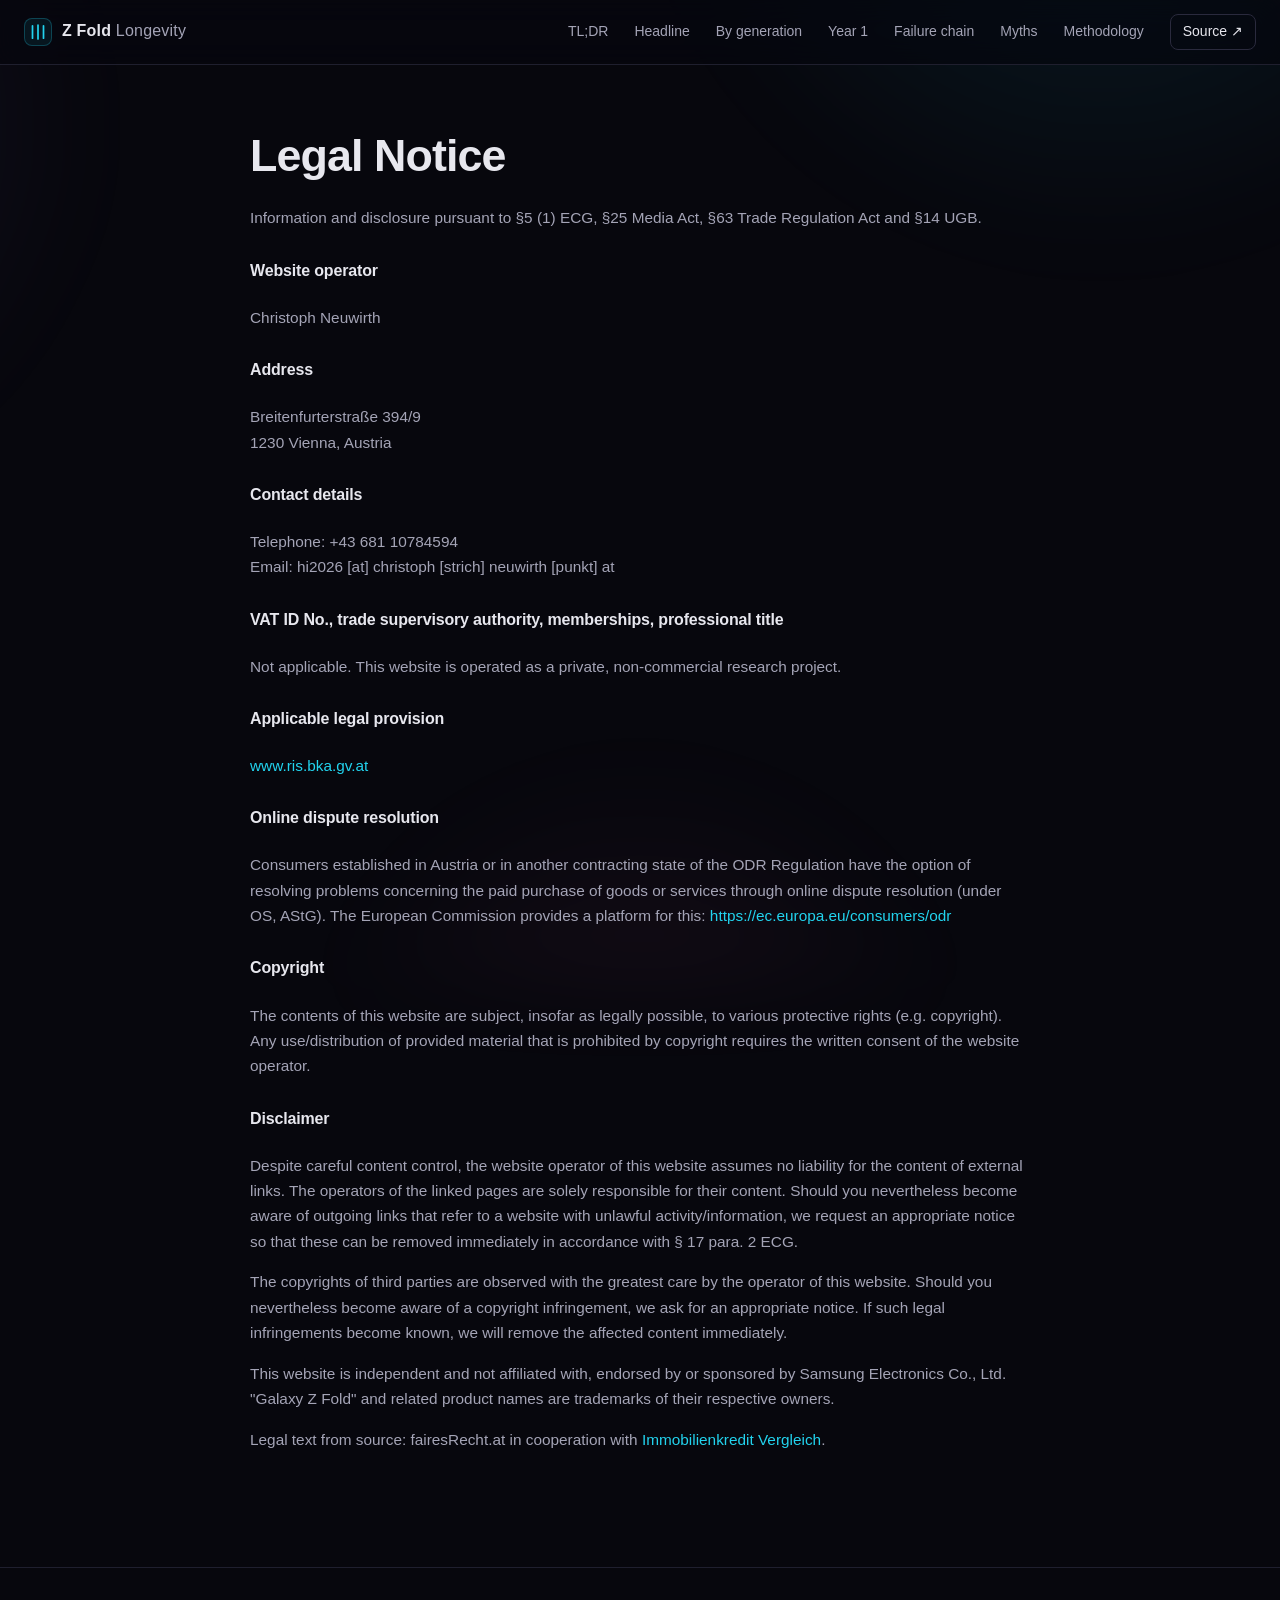
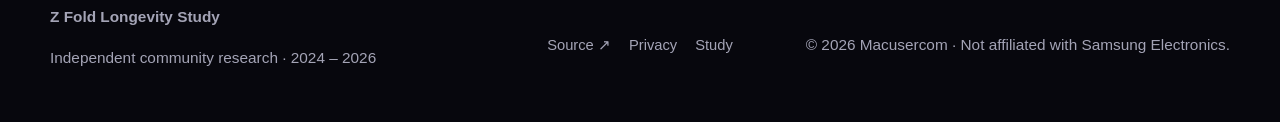
<file: docs/imprint.html>
<!doctype html>
<html lang="en" class="legal-page">
<head>
  <meta charset="utf-8" />
  <meta name="viewport" content="width=device-width, initial-scale=1, viewport-fit=cover" />
  <meta name="theme-color" content="#0a0a14" />
  <meta name="color-scheme" content="dark" />
  <title>Imprint — Z Fold Longevity Study</title>
  <meta name="description" content="Legal notice and imprint for the independent Samsung Z Fold longevity and durability study." />
  <meta name="robots" content="index, follow" />
  <link rel="canonical" href="https://macusercom.github.io/z-fold-longevity-study/imprint.html" />
  <link rel="icon" href="data:image/svg+xml,%3Csvg xmlns='http://www.w3.org/2000/svg' viewBox='0 0 32 32'%3E%3Crect width='32' height='32' rx='6' fill='%230a0a14'/%3E%3Cpath d='M8 7v18M16 6v20M24 7v18' stroke='%2322d3ee' stroke-width='2.5' stroke-linecap='round'/%3E%3C/svg%3E" />
  <link rel="stylesheet" href="style.css" />
</head>
<body>

  <header class="topnav">
    <a class="brand" href="index.html" aria-label="Back to study home">
      <span class="brand-mark" aria-hidden="true">
        <svg viewBox="0 0 32 32" width="22" height="22"><path d="M8 7v18M16 6v20M24 7v18" stroke="currentColor" stroke-width="2.5" stroke-linecap="round" fill="none"/></svg>
      </span>
      <span class="brand-text">Z Fold <em>Longevity</em></span>
    </a>
    <nav class="nav-links" aria-label="Sections">
      <a href="index.html#tldr">TL;DR</a>
      <a href="index.html#headline">Headline</a>
      <a href="index.html#generations">By generation</a>
      <a href="index.html#year1">Year 1</a>
      <a href="index.html#chain">Failure chain</a>
      <a href="index.html#myths">Myths</a>
      <a href="index.html#methodology">Methodology</a>
    </nav>
    <a class="repo-link" href="https://github.com/Macusercom/z-fold-longevity-study" rel="noopener">Source ↗</a>
  </header>

  <main>
    <div class="container narrow">
      <h1>Legal Notice</h1>
      <p class="muted small">Information and disclosure pursuant to §5 (1) ECG, §25 Media Act, §63 Trade Regulation Act and §14 UGB.</p>

      <h4>Website operator</h4>
      <p>Christoph Neuwirth</p>

      <h4>Address</h4>
      <p>Breitenfurterstraße 394/9<br />1230 Vienna, Austria</p>

      <h4>Contact details</h4>
      <p>
        Telephone: +43 681 10784594<br />
        Email: hi2026 [at] christoph [strich] neuwirth [punkt] at
      </p>

      <h4>VAT ID No., trade supervisory authority, memberships, professional title</h4>
      <p>Not applicable. This website is operated as a private, non-commercial research project.</p>

      <h4>Applicable legal provision</h4>
      <p><a href="https://www.ris.bka.gv.at" rel="noopener">www.ris.bka.gv.at</a></p>

      <h4>Online dispute resolution</h4>
      <p>
        Consumers established in Austria or in another contracting state of the ODR Regulation have the option of resolving problems concerning the paid purchase of goods or services through online dispute resolution (under OS, AStG). The European Commission provides a platform for this:
        <a href="https://ec.europa.eu/consumers/odr" rel="noopener">https://ec.europa.eu/consumers/odr</a>
      </p>

      <h4>Copyright</h4>
      <p>The contents of this website are subject, insofar as legally possible, to various protective rights (e.g. copyright). Any use/distribution of provided material that is prohibited by copyright requires the written consent of the website operator.</p>

      <h4>Disclaimer</h4>
      <p>
        Despite careful content control, the website operator of this website assumes no liability for the content of external links. The operators of the linked pages are solely responsible for their content. Should you nevertheless become aware of outgoing links that refer to a website with unlawful activity/information, we request an appropriate notice so that these can be removed immediately in accordance with § 17 para. 2 ECG.
      </p>
      <p>
        The copyrights of third parties are observed with the greatest care by the operator of this website. Should you nevertheless become aware of a copyright infringement, we ask for an appropriate notice. If such legal infringements become known, we will remove the affected content immediately.
      </p>
      <p>
        This website is independent and not affiliated with, endorsed by or sponsored by Samsung Electronics Co., Ltd. "Galaxy Z Fold" and related product names are trademarks of their respective owners.
      </p>

      <p class="muted small">
        Legal text from source: fairesRecht.at in cooperation with <a href="https://kredit123.at/" rel="noopener">Immobilienkredit Vergleich</a>.
      </p>
    </div>
  </main>

  <footer class="site-footer">
    <div class="container footer-grid">
      <div>
        <p class="footer-brand">Z Fold Longevity Study</p>
        <p class="muted small">Independent community research · 2024 – 2026</p>
      </div>
      <nav class="footer-nav" aria-label="Legal">
        <a href="https://github.com/Macusercom/z-fold-longevity-study" rel="noopener">Source ↗</a>
        <a href="privacy.html">Privacy</a>
        <a href="index.html">Study</a>
      </nav>
      <p class="muted small attribution">© 2026 Macusercom · Not affiliated with Samsung Electronics.</p>
    </div>
  </footer>

</body>
</html>
</file>
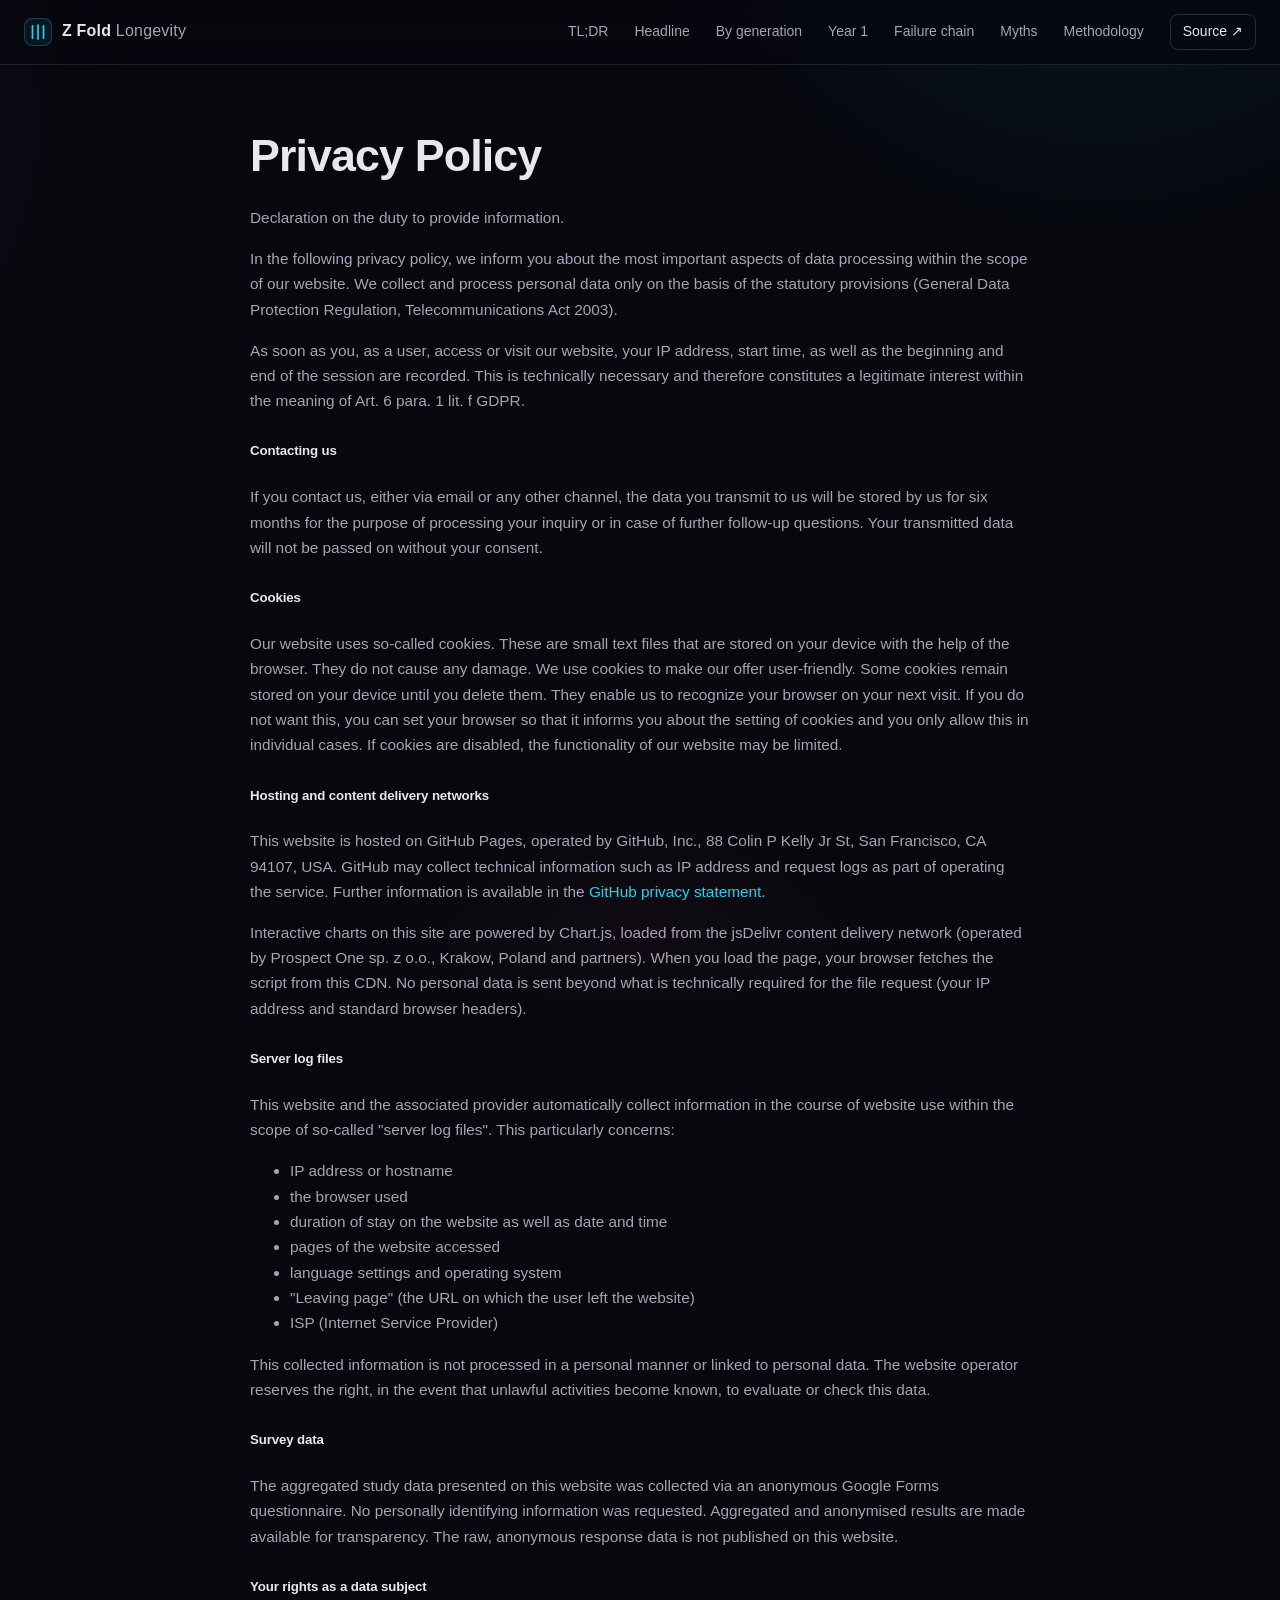
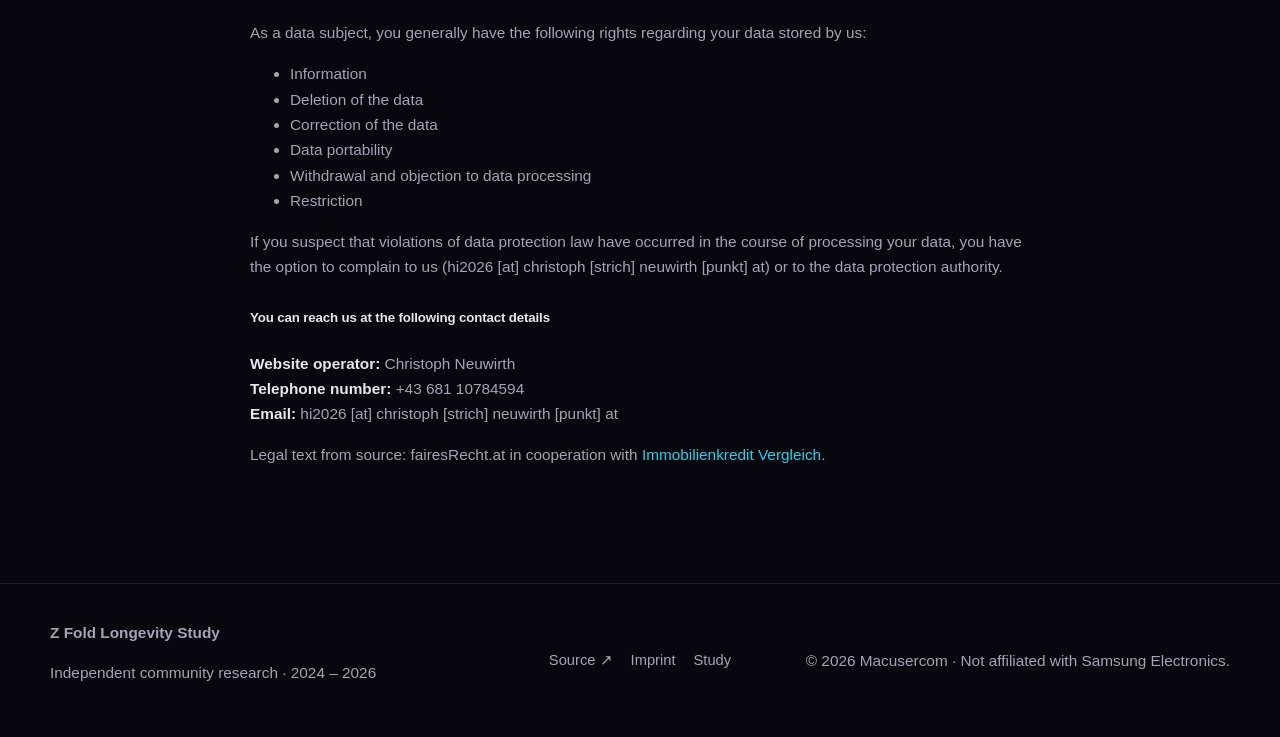
<file: docs/privacy.html>
<!doctype html>
<html lang="en" class="legal-page">
<head>
  <meta charset="utf-8" />
  <meta name="viewport" content="width=device-width, initial-scale=1, viewport-fit=cover" />
  <meta name="theme-color" content="#0a0a14" />
  <meta name="color-scheme" content="dark" />
  <title>Privacy Policy — Z Fold Longevity Study</title>
  <meta name="description" content="Privacy policy for the independent Samsung Z Fold longevity and durability study." />
  <meta name="robots" content="index, follow" />
  <link rel="canonical" href="https://macusercom.github.io/z-fold-longevity-study/privacy.html" />
  <link rel="icon" href="data:image/svg+xml,%3Csvg xmlns='http://www.w3.org/2000/svg' viewBox='0 0 32 32'%3E%3Crect width='32' height='32' rx='6' fill='%230a0a14'/%3E%3Cpath d='M8 7v18M16 6v20M24 7v18' stroke='%2322d3ee' stroke-width='2.5' stroke-linecap='round'/%3E%3C/svg%3E" />
  <link rel="stylesheet" href="style.css" />
</head>
<body>

  <header class="topnav">
    <a class="brand" href="index.html" aria-label="Back to study home">
      <span class="brand-mark" aria-hidden="true">
        <svg viewBox="0 0 32 32" width="22" height="22"><path d="M8 7v18M16 6v20M24 7v18" stroke="currentColor" stroke-width="2.5" stroke-linecap="round" fill="none"/></svg>
      </span>
      <span class="brand-text">Z Fold <em>Longevity</em></span>
    </a>
    <nav class="nav-links" aria-label="Sections">
      <a href="index.html#tldr">TL;DR</a>
      <a href="index.html#headline">Headline</a>
      <a href="index.html#generations">By generation</a>
      <a href="index.html#year1">Year 1</a>
      <a href="index.html#chain">Failure chain</a>
      <a href="index.html#myths">Myths</a>
      <a href="index.html#methodology">Methodology</a>
    </nav>
    <a class="repo-link" href="https://github.com/Macusercom/z-fold-longevity-study" rel="noopener">Source ↗</a>
  </header>

  <main>
    <div class="container narrow">
      <h1>Privacy Policy</h1>
      <p class="muted small">Declaration on the duty to provide information.</p>

      <p>
        In the following privacy policy, we inform you about the most important aspects of data processing within the scope of our website. We collect and process personal data only on the basis of the statutory provisions (General Data Protection Regulation, Telecommunications Act 2003).
      </p>
      <p>
        As soon as you, as a user, access or visit our website, your IP address, start time, as well as the beginning and end of the session are recorded. This is technically necessary and therefore constitutes a legitimate interest within the meaning of Art. 6 para. 1 lit. f GDPR.
      </p>

      <h5>Contacting us</h5>
      <p>
        If you contact us, either via email or any other channel, the data you transmit to us will be stored by us for six months for the purpose of processing your inquiry or in case of further follow-up questions. Your transmitted data will not be passed on without your consent.
      </p>

      <h5>Cookies</h5>
      <p>
        Our website uses so-called cookies. These are small text files that are stored on your device with the help of the browser. They do not cause any damage. We use cookies to make our offer user-friendly. Some cookies remain stored on your device until you delete them. They enable us to recognize your browser on your next visit. If you do not want this, you can set your browser so that it informs you about the setting of cookies and you only allow this in individual cases. If cookies are disabled, the functionality of our website may be limited.
      </p>

      <h5>Hosting and content delivery networks</h5>
      <p>
        This website is hosted on GitHub Pages, operated by GitHub, Inc., 88 Colin P Kelly Jr St, San Francisco, CA 94107, USA. GitHub may collect technical information such as IP address and request logs as part of operating the service. Further information is available in the
        <a href="https://docs.github.com/en/site-policy/privacy-policies/github-general-privacy-statement" rel="noopener">GitHub privacy statement</a>.
      </p>
      <p>
        Interactive charts on this site are powered by Chart.js, loaded from the jsDelivr content delivery network (operated by Prospect One sp. z o.o., Krakow, Poland and partners). When you load the page, your browser fetches the script from this CDN. No personal data is sent beyond what is technically required for the file request (your IP address and standard browser headers).
      </p>

      <h5>Server log files</h5>
      <p>
        This website and the associated provider automatically collect information in the course of website use within the scope of so-called "server log files". This particularly concerns:
      </p>
      <ul>
        <li>IP address or hostname</li>
        <li>the browser used</li>
        <li>duration of stay on the website as well as date and time</li>
        <li>pages of the website accessed</li>
        <li>language settings and operating system</li>
        <li>"Leaving page" (the URL on which the user left the website)</li>
        <li>ISP (Internet Service Provider)</li>
      </ul>
      <p>
        This collected information is not processed in a personal manner or linked to personal data. The website operator reserves the right, in the event that unlawful activities become known, to evaluate or check this data.
      </p>

      <h5>Survey data</h5>
      <p>
        The aggregated study data presented on this website was collected via an anonymous Google Forms questionnaire. No personally identifying information was requested. Aggregated and anonymised results are made available for transparency. The raw, anonymous response data is not published on this website.
      </p>

      <h5>Your rights as a data subject</h5>
      <p>As a data subject, you generally have the following rights regarding your data stored by us:</p>
      <ul>
        <li>Information</li>
        <li>Deletion of the data</li>
        <li>Correction of the data</li>
        <li>Data portability</li>
        <li>Withdrawal and objection to data processing</li>
        <li>Restriction</li>
      </ul>
      <p>
        If you suspect that violations of data protection law have occurred in the course of processing your data, you have the option to complain to us (hi2026 [at] christoph [strich] neuwirth [punkt] at) or to the data protection authority.
      </p>

      <h5>You can reach us at the following contact details</h5>
      <p>
        <b>Website operator:</b> Christoph Neuwirth<br />
        <b>Telephone number:</b> +43 681 10784594<br />
        <b>Email:</b> hi2026 [at] christoph [strich] neuwirth [punkt] at
      </p>

      <p class="muted small">
        Legal text from source: fairesRecht.at in cooperation with <a href="https://kredit123.at/" rel="noopener">Immobilienkredit Vergleich</a>.
      </p>
    </div>
  </main>

  <footer class="site-footer">
    <div class="container footer-grid">
      <div>
        <p class="footer-brand">Z Fold Longevity Study</p>
        <p class="muted small">Independent community research · 2024 – 2026</p>
      </div>
      <nav class="footer-nav" aria-label="Legal">
        <a href="https://github.com/Macusercom/z-fold-longevity-study" rel="noopener">Source ↗</a>
        <a href="imprint.html">Imprint</a>
        <a href="index.html">Study</a>
      </nav>
      <p class="muted small attribution">© 2026 Macusercom · Not affiliated with Samsung Electronics.</p>
    </div>
  </footer>

</body>
</html>
</file>
<file: docs/style.css>
/* ---------- design tokens ---------- */
:root {
  --bg: #07070d;
  --bg-1: #0b0b14;
  --bg-2: #11111d;
  --line: #1f1f2e;
  --line-2: #2a2a3d;
  --text: #e7e7ee;
  --text-dim: #a4a4b6;
  --text-muted: #6f6f82;

  --cyan: #22d3ee;
  --violet: #a78bfa;
  --pink: #f472b6;
  --green: #34d399;
  --amber: #fbbf24;
  --red: #f87171;

  --grad: linear-gradient(135deg, #22d3ee 0%, #a78bfa 50%, #f472b6 100%);
  --grad-soft: linear-gradient(135deg, rgba(34, 211, 238, 0.16), rgba(167, 139, 250, 0.16) 50%, rgba(244, 114, 182, 0.16));
  --shadow-card: 0 1px 0 rgba(255, 255, 255, 0.03) inset, 0 30px 60px rgba(0, 0, 0, 0.45);

  --radius: 16px;
  --radius-lg: 22px;

  --container: 1180px;

  --font-sans: "Inter", "SF Pro Text", -apple-system, BlinkMacSystemFont, "Segoe UI", Roboto, Helvetica, Arial, sans-serif;
  --font-mono: "JetBrains Mono", ui-monospace, SFMono-Regular, "SF Mono", Menlo, Consolas, monospace;
}

/* ---------- base ---------- */
* { box-sizing: border-box; }
html { scroll-behavior: smooth; }
html, body { margin: 0; padding: 0; }
body {
  background: var(--bg);
  color: var(--text);
  font-family: var(--font-sans);
  font-feature-settings: "ss01", "cv11";
  -webkit-font-smoothing: antialiased;
  -moz-osx-font-smoothing: grayscale;
  line-height: 1.55;
  font-size: 16px;
  overflow-x: hidden;
}

img, canvas, svg { max-width: 100%; display: block; }

a { color: var(--cyan); text-decoration: none; }
a:hover { text-decoration: underline; text-underline-offset: 3px; }

::selection { background: rgba(167, 139, 250, 0.4); }

.skip {
  position: absolute; left: -9999px; top: 0;
  background: var(--cyan); color: #000;
  padding: 8px 12px; z-index: 1000; border-radius: 6px;
}
.skip:focus { left: 8px; top: 8px; }

/* ---------- backdrop glow ---------- */
body::before {
  content: "";
  position: fixed;
  inset: -10vh -10vw;
  background:
    radial-gradient(60vw 60vw at 80% -10%, rgba(34, 211, 238, 0.12), transparent 60%),
    radial-gradient(50vw 50vw at -10% 20%, rgba(167, 139, 250, 0.10), transparent 60%),
    radial-gradient(45vw 45vw at 50% 110%, rgba(244, 114, 182, 0.08), transparent 60%);
  z-index: -1;
  pointer-events: none;
  filter: blur(40px);
}

/* ---------- topnav ---------- */
.topnav {
  position: sticky;
  top: 0;
  z-index: 50;
  display: flex;
  align-items: center;
  gap: 16px;
  padding: 14px 24px;
  background: rgba(7, 7, 13, 0.7);
  backdrop-filter: saturate(140%) blur(14px);
  -webkit-backdrop-filter: saturate(140%) blur(14px);
  border-bottom: 1px solid var(--line);
}
.brand {
  display: inline-flex;
  align-items: center;
  gap: 10px;
  color: var(--text);
  font-weight: 600;
  letter-spacing: 0.2px;
}
.brand:hover { text-decoration: none; }
.brand-mark {
  display: inline-flex;
  align-items: center;
  justify-content: center;
  color: var(--cyan);
  width: 28px; height: 28px;
  border-radius: 8px;
  background: rgba(34, 211, 238, 0.08);
  border: 1px solid rgba(34, 211, 238, 0.25);
}
.brand-text em { color: var(--text-dim); font-style: normal; font-weight: 400; }
.nav-links {
  display: flex; gap: 6px; flex-wrap: wrap;
  margin-left: auto;
}
.nav-links a {
  color: var(--text-dim);
  font-size: 0.875rem;
  padding: 6px 10px;
  border-radius: 8px;
  transition: background 0.15s ease, color 0.15s ease;
}
.nav-links a:hover { background: var(--bg-2); color: var(--text); text-decoration: none; }
.repo-link {
  font-size: 0.875rem;
  padding: 6px 12px;
  border: 1px solid var(--line-2);
  border-radius: 8px;
  color: var(--text);
}
.repo-link:hover { border-color: var(--cyan); text-decoration: none; }

/* ---------- hero ---------- */
.hero {
  padding: 64px 24px 56px;
  position: relative;
}
.hero-grid {
  max-width: var(--container);
  margin: 0 auto;
  display: grid;
  grid-template-columns: 1.2fr 1fr;
  gap: 56px;
  align-items: center;
}
.hero-text { min-width: 0; }
.eyebrow {
  display: inline-block;
  font-family: var(--font-mono);
  font-size: 0.78rem;
  letter-spacing: 0.18em;
  text-transform: uppercase;
  color: var(--cyan);
  padding: 6px 12px;
  border: 1px solid rgba(34, 211, 238, 0.3);
  border-radius: 999px;
  background: rgba(34, 211, 238, 0.05);
  margin-bottom: 22px;
}
.hero h1 {
  font-size: clamp(2.4rem, 6vw, 4.6rem);
  line-height: 1.04;
  letter-spacing: -0.03em;
  margin: 0 0 22px;
  font-weight: 700;
}
.grad-text {
  background: var(--grad);
  -webkit-background-clip: text;
  background-clip: text;
  -webkit-text-fill-color: transparent;
  color: transparent;
}
.lede {
  font-size: clamp(1.05rem, 1.4vw, 1.2rem);
  color: var(--text-dim);
  max-width: 56ch;
  margin: 0 0 28px;
}
.lede strong { color: var(--text); font-weight: 600; }

.hero-stats {
  display: grid;
  grid-template-columns: repeat(4, minmax(0, 1fr));
  gap: 12px;
  margin-bottom: 32px;
}
.stat {
  border: 1px solid var(--line);
  background: linear-gradient(180deg, rgba(255, 255, 255, 0.02), rgba(255, 255, 255, 0.005));
  border-radius: 14px;
  padding: 14px 14px 12px;
  text-align: left;
}
.stat-num {
  display: block;
  font-family: var(--font-mono);
  font-size: 1.7rem;
  font-weight: 600;
  letter-spacing: -0.02em;
  color: var(--text);
}
.stat-num small { font-size: 0.55em; color: var(--text-muted); }
.stat-label {
  display: block;
  font-size: 0.78rem;
  color: var(--text-muted);
  margin-top: 4px;
}

.hero-cta { display: flex; gap: 12px; flex-wrap: wrap; }
.btn {
  display: inline-flex;
  align-items: center;
  gap: 8px;
  padding: 12px 20px;
  border-radius: 10px;
  font-weight: 500;
  font-size: 0.95rem;
  border: 1px solid transparent;
  transition: transform 0.15s ease, border-color 0.15s ease, background 0.15s ease;
}
.btn.primary {
  background: var(--grad);
  background-origin: border-box;
  color: #0a0a14;
  font-weight: 600;
  box-shadow: 0 12px 30px -10px rgba(34, 211, 238, 0.5);
}
.btn.primary:hover { transform: translateY(-1px); text-decoration: none; }
.btn.ghost {
  background: transparent;
  color: var(--text);
  border-color: var(--line-2);
}
.btn.ghost:hover { border-color: var(--cyan); text-decoration: none; }

/* ---------- hero visual ---------- */
.hero-visual {
  position: relative;
  height: 380px;
}
.phone-stack {
  position: absolute;
  inset: 0;
  display: flex;
  align-items: center;
  justify-content: center;
}
.phone {
  position: absolute;
  width: 110px;
  height: 200px;
  border-radius: 18px;
  border: 1px solid var(--line-2);
  background: linear-gradient(160deg, #14142a, #0a0a14);
  display: flex;
  align-items: flex-end;
  justify-content: center;
  font-family: var(--font-mono);
  font-size: 1.6rem;
  color: var(--text-dim);
  padding-bottom: 14px;
  box-shadow: 0 25px 60px -20px rgba(0, 0, 0, 0.6);
  transition: transform 0.6s cubic-bezier(0.2, 0.8, 0.2, 1);
}
.phone::before {
  content: "";
  position: absolute;
  inset: 8px;
  border-radius: 12px;
  background: linear-gradient(160deg, rgba(34, 211, 238, 0.06), transparent 60%);
  border: 1px solid var(--line);
}
.phone.f3 { transform: translate(-180px, 30px) rotate(-12deg); }
.phone.f4 { transform: translate(-90px, 0) rotate(-6deg); }
.phone.f5 { transform: translate(0, -20px) rotate(0deg); }
.phone.f6 { transform: translate(90px, 0) rotate(6deg); }
.phone.f7 {
  transform: translate(180px, 30px) rotate(12deg);
  border-color: rgba(34, 211, 238, 0.55);
  box-shadow: 0 30px 80px -10px rgba(34, 211, 238, 0.4);
}
.phone.f7::before {
  background: linear-gradient(160deg, rgba(34, 211, 238, 0.18), transparent 70%);
  border-color: rgba(34, 211, 238, 0.4);
}
.orb {
  position: absolute;
  width: 360px; height: 360px;
  left: 50%; top: 50%;
  transform: translate(-50%, -50%);
  background: radial-gradient(closest-side, rgba(34, 211, 238, 0.18), transparent);
  border-radius: 50%;
  filter: blur(20px);
  z-index: -1;
}

/* ---------- bands ---------- */
.band {
  padding: 80px 24px;
  border-top: 1px solid var(--line);
}
.band.alt { background: linear-gradient(180deg, rgba(34, 211, 238, 0.025), rgba(167, 139, 250, 0.02)); }
.container { max-width: var(--container); margin: 0 auto; }
.container.narrow { max-width: 760px; }

.section-h {
  font-size: clamp(1.7rem, 3vw, 2.4rem);
  letter-spacing: -0.02em;
  font-weight: 700;
  margin: 0 0 8px;
  line-height: 1.15;
}
.section-sub {
  color: var(--text-dim);
  margin: 0 0 32px;
  font-size: 1.05rem;
  max-width: 70ch;
}

/* ---------- TLDR ---------- */
.tldr-grid {
  display: grid;
  grid-template-columns: repeat(auto-fit, minmax(260px, 1fr));
  gap: 16px;
  list-style: none;
  margin: 0;
  padding: 0;
}
.tldr-card {
  background: var(--bg-1);
  border: 1px solid var(--line);
  border-radius: var(--radius);
  padding: 22px 22px 20px;
  position: relative;
  overflow: hidden;
  transition: transform 0.2s ease, border-color 0.2s ease;
}
.tldr-card:hover { transform: translateY(-2px); border-color: var(--line-2); }
.tldr-card .badge {
  display: inline-block;
  font-family: var(--font-mono);
  font-size: 0.72rem;
  letter-spacing: 0.12em;
  text-transform: uppercase;
  padding: 3px 8px;
  border-radius: 6px;
  color: var(--cyan);
  background: rgba(34, 211, 238, 0.08);
  border: 1px solid rgba(34, 211, 238, 0.25);
  margin-bottom: 12px;
}
.tldr-card.warn .badge { color: var(--amber); background: rgba(251, 191, 36, 0.08); border-color: rgba(251, 191, 36, 0.25); }
.tldr-card.good .badge { color: var(--green); background: rgba(52, 211, 153, 0.08); border-color: rgba(52, 211, 153, 0.25); }
.tldr-card.neutral .badge { color: var(--violet); background: rgba(167, 139, 250, 0.08); border-color: rgba(167, 139, 250, 0.25); }
.tldr-card h3 { font-size: 1.05rem; margin: 0 0 8px; letter-spacing: -0.01em; }
.tldr-card p { color: var(--text-dim); margin: 0; font-size: 0.95rem; }
.tldr-card p strong { color: var(--text); }

/* ---------- charts ---------- */
.chart-card {
  background: var(--bg-1);
  border: 1px solid var(--line);
  border-radius: var(--radius-lg);
  padding: 22px;
  box-shadow: var(--shadow-card);
}
.chart-card.big { padding: 28px; }
.chart-head {
  display: flex; flex-wrap: wrap; gap: 16px; align-items: center; justify-content: space-between;
  margin-bottom: 18px;
}
.chart-head h3 { margin: 0; font-size: 1.1rem; letter-spacing: -0.01em; }
.chart-wrap { position: relative; width: 100%; height: 380px; }
.chart-wrap.small { height: 260px; }
.chart-note {
  margin: 14px 0 0;
  font-size: 0.85rem;
  color: var(--text-muted);
}

.chart-legend {
  display: flex; flex-wrap: wrap; gap: 10px;
  font-size: 0.82rem;
  color: var(--text-dim);
}
.chart-legend .lg-item { display: inline-flex; align-items: center; gap: 6px; }
.chart-legend .lg-swatch {
  width: 10px; height: 10px; border-radius: 3px;
  display: inline-block;
}

.callout-row {
  display: grid;
  grid-template-columns: repeat(auto-fit, minmax(280px, 1fr));
  gap: 16px;
  margin-top: 24px;
}
.callout {
  background: var(--bg-1);
  border: 1px solid var(--line);
  border-radius: var(--radius);
  padding: 22px 22px 20px;
  border-left: 3px solid var(--green);
}
.callout.warn { border-left-color: var(--amber); }
.callout.neutral { border-left-color: var(--violet); }
.callout h4 { margin: 0 0 10px; font-size: 1rem; }
.callout ul { margin: 0; padding-left: 18px; color: var(--text-dim); }
.callout li { margin-bottom: 6px; font-size: 0.95rem; }
.callout li strong { color: var(--text); }
.callout p { margin: 0; color: var(--text-dim); font-size: 0.95rem; }

/* ---------- gen grid ---------- */
.gen-grid {
  display: grid;
  grid-template-columns: repeat(auto-fit, minmax(240px, 1fr));
  gap: 14px;
}
.gen-card {
  background: var(--bg-1);
  border: 1px solid var(--line);
  border-radius: var(--radius);
  padding: 20px 20px 16px;
  position: relative;
  overflow: hidden;
}
.gen-card.featured {
  border-color: rgba(34, 211, 238, 0.45);
  background: linear-gradient(180deg, rgba(34, 211, 238, 0.06), var(--bg-1) 60%);
}
.gen-card.featured::before {
  content: "Newest";
  position: absolute; top: 14px; right: 14px;
  font-family: var(--font-mono);
  font-size: 0.68rem; letter-spacing: 0.12em; text-transform: uppercase;
  color: var(--cyan);
  padding: 3px 8px;
  border-radius: 6px;
  background: rgba(34, 211, 238, 0.1);
  border: 1px solid rgba(34, 211, 238, 0.3);
}
.gen-card.low-sample { opacity: 0.65; }
.gen-card .gen-name {
  font-family: var(--font-mono);
  font-size: 0.78rem;
  letter-spacing: 0.12em;
  text-transform: uppercase;
  color: var(--text-muted);
  margin-bottom: 4px;
}
.gen-card .gen-title {
  font-size: 1.4rem; font-weight: 600; letter-spacing: -0.02em;
  margin: 0 0 14px;
}
.gen-card .gen-n {
  display: inline-block;
  font-family: var(--font-mono);
  font-size: 0.72rem;
  color: var(--text-muted);
  margin-bottom: 14px;
}
.gen-metrics { display: grid; grid-template-columns: 1fr 1fr; gap: 8px 12px; }
.gen-metric { display: flex; flex-direction: column; }
.gen-metric .m-label { font-size: 0.72rem; color: var(--text-muted); }
.gen-metric .m-value {
  font-family: var(--font-mono);
  font-size: 1rem;
  color: var(--text);
}
.gen-metric.alert .m-value { color: var(--amber); }
.gen-metric.bad .m-value { color: var(--red); }
.gen-metric.ok .m-value { color: var(--green); }

/* ---------- select ---------- */
.select-row {
  display: flex; align-items: center; gap: 10px;
  margin-bottom: 18px;
}
.select-row label { color: var(--text-dim); font-size: 0.9rem; }
select#metric-select {
  background: var(--bg-1);
  color: var(--text);
  border: 1px solid var(--line-2);
  border-radius: 8px;
  padding: 8px 32px 8px 12px;
  font-family: var(--font-sans);
  font-size: 0.9rem;
  appearance: none;
  background-image: url("data:image/svg+xml,%3Csvg xmlns='http://www.w3.org/2000/svg' width='12' height='12' viewBox='0 0 12 12'%3E%3Cpath d='M2 4l4 4 4-4' stroke='%23a4a4b6' stroke-width='1.5' fill='none' stroke-linecap='round'/%3E%3C/svg%3E");
  background-repeat: no-repeat;
  background-position: right 10px center;
  cursor: pointer;
}
select#metric-select:focus { outline: 2px solid var(--cyan); outline-offset: 2px; }

/* ---------- chain ---------- */
.chain {
  display: grid;
  grid-template-columns: 1fr auto 1fr auto 1fr;
  align-items: stretch;
  gap: 16px;
  margin-bottom: 24px;
}
.chain-step {
  background: var(--bg-1);
  border: 1px solid var(--line);
  border-radius: var(--radius);
  padding: 24px;
  position: relative;
}
.chain-step.danger { border-color: rgba(248, 113, 113, 0.3); }
.chain-num {
  font-family: var(--font-mono);
  width: 32px; height: 32px;
  border-radius: 8px;
  display: flex; align-items: center; justify-content: center;
  background: rgba(34, 211, 238, 0.1);
  border: 1px solid rgba(34, 211, 238, 0.3);
  color: var(--cyan);
  font-weight: 600;
  margin-bottom: 12px;
}
.chain-step.danger .chain-num {
  background: rgba(248, 113, 113, 0.1);
  border-color: rgba(248, 113, 113, 0.3);
  color: var(--red);
}
.chain-step h3 { font-size: 1.1rem; margin: 0 0 10px; letter-spacing: -0.01em; }
.chain-step p { color: var(--text-dim); margin: 0; font-size: 0.95rem; }
.chain-step p strong { color: var(--text); }
.chain-arrow {
  align-self: center;
  font-size: 1.6rem;
  color: var(--text-muted);
}

/* ---------- table ---------- */
.table-wrap { overflow-x: auto; -webkit-overflow-scrolling: touch; }
.data-table {
  width: 100%;
  border-collapse: collapse;
  background: var(--bg-1);
  border: 1px solid var(--line);
  border-radius: var(--radius);
  overflow: hidden;
}
.data-table th, .data-table td {
  padding: 14px 16px;
  text-align: left;
  border-bottom: 1px solid var(--line);
  font-size: 0.92rem;
}
.data-table th {
  font-weight: 600;
  color: var(--text-dim);
  background: rgba(255, 255, 255, 0.015);
  font-size: 0.82rem;
  text-transform: uppercase;
  letter-spacing: 0.06em;
}
.data-table td.num { font-family: var(--font-mono); }
.data-table tbody tr:last-child td { border-bottom: none; }
.data-table tbody tr:hover td { background: rgba(255, 255, 255, 0.02); }

/* ---------- methodology ---------- */
.meth-grid {
  display: grid;
  grid-template-columns: repeat(auto-fit, minmax(260px, 1fr));
  gap: 16px;
}
.meth-card {
  background: var(--bg-1);
  border: 1px solid var(--line);
  border-radius: var(--radius);
  padding: 22px;
}
.meth-card h3 { font-size: 1rem; margin: 0 0 14px; letter-spacing: -0.01em; }
.kv { list-style: none; padding: 0; margin: 0; }
.kv li {
  display: flex; justify-content: space-between; align-items: baseline;
  padding: 8px 0;
  border-bottom: 1px dashed var(--line);
  color: var(--text-dim);
  font-size: 0.95rem;
}
.kv li:last-child { border-bottom: none; }
.kv strong { font-family: var(--font-mono); color: var(--text); font-weight: 500; }
.data-downloads {
  display: flex;
  flex-direction: column;
  gap: 8px;
  margin-top: 16px;
  padding-top: 16px;
  border-top: 1px dashed var(--line);
}
.dl {
  display: flex;
  align-items: center;
  gap: 12px;
  padding: 10px 12px;
  border: 1px solid var(--line-2);
  border-radius: 10px;
  background: rgba(34, 211, 238, 0.04);
  color: var(--text);
  text-decoration: none;
  transition: border-color 0.15s ease, background 0.15s ease, transform 0.15s ease;
}
.dl:hover {
  border-color: var(--cyan);
  background: rgba(34, 211, 238, 0.08);
  text-decoration: none;
  transform: translateY(-1px);
}
.dl-icon {
  font-family: var(--font-mono);
  font-size: 1.1rem;
  color: var(--cyan);
  flex-shrink: 0;
}
.dl-text { display: flex; flex-direction: column; min-width: 0; }
.dl-text strong { font-size: 0.92rem; font-weight: 600; }
.dl-text small { font-size: 0.78rem; color: var(--text-muted); margin-top: 2px; }

.rules { margin: 0; padding-left: 20px; color: var(--text-dim); }
.rules li { margin-bottom: 10px; font-size: 0.93rem; }
.rules strong { color: var(--text); font-weight: 600; }
.dot { list-style: none; margin: 0; padding: 0; color: var(--text-dim); font-size: 0.92rem; }
.dot li { padding: 4px 0 4px 20px; position: relative; }
.dot li::before {
  content: ""; position: absolute; left: 4px; top: 13px;
  width: 5px; height: 5px; border-radius: 50%;
  background: var(--cyan);
}

/* ---------- myth grid ---------- */
.myth-grid {
  display: grid;
  grid-template-columns: 1fr 1fr;
  gap: 16px;
}
.myth-grid .chart-card h3 { margin: 0 0 14px; font-size: 1.05rem; }

/* ---------- conclusion ---------- */
#conclusion p {
  font-size: 1.08rem;
  color: var(--text-dim);
  margin-bottom: 18px;
}
#conclusion p strong { color: var(--text); }
.muted { color: var(--text-muted); }
.small { font-size: 0.88rem; }

/* ---------- footer ---------- */
.site-footer {
  border-top: 1px solid var(--line);
  padding: 36px 24px;
  margin-top: 40px;
}
.footer-grid {
  display: grid;
  grid-template-columns: 1fr auto 1fr;
  gap: 16px;
  align-items: center;
}
.footer-brand { margin: 0; font-weight: 600; }
.footer-nav { display: flex; gap: 18px; flex-wrap: wrap; justify-content: center; }
.footer-nav a { color: var(--text-dim); font-size: 0.92rem; }
.footer-nav a:hover { color: var(--text); }
.attribution { text-align: right; margin: 0; }

/* ---------- legal pages shared ---------- */
.legal-page main { padding: 32px 24px 60px; }
.legal-page .container.narrow { max-width: 780px; }
.legal-page h1 {
  font-size: clamp(2rem, 4vw, 2.8rem);
  letter-spacing: -0.02em;
  margin: 24px 0 8px;
}
.legal-page h3, .legal-page h4, .legal-page h5 {
  margin-top: 28px;
  letter-spacing: -0.01em;
}
.legal-page p, .legal-page ul li {
  color: var(--text-dim);
  font-size: 0.96rem;
  line-height: 1.65;
}
.legal-page strong, .legal-page b { color: var(--text); }

/* ---------- responsive ---------- */
@media (max-width: 980px) {
  .hero-grid { grid-template-columns: 1fr; gap: 28px; }
  .hero-visual { height: 320px; }
  .nav-links { display: none; }
  .footer-grid { grid-template-columns: 1fr; text-align: center; }
  .attribution { text-align: center; }
  .footer-nav { justify-content: center; }
  .hero-stats { grid-template-columns: repeat(2, minmax(0, 1fr)); }

  .myth-grid { grid-template-columns: 1fr; }

  .chain { grid-template-columns: 1fr; }
  .chain-arrow { transform: rotate(90deg); justify-self: center; }
}

@media (max-width: 620px) {
  .band { padding: 56px 18px; }
  .hero { padding: 40px 18px 32px; }
  .topnav { padding: 12px 16px; }
  .repo-link { display: none; }
  .hero h1 { font-size: 2.4rem; }
  .gen-card { padding: 18px 16px 14px; }
  .gen-metrics { grid-template-columns: 1fr 1fr; }
  .chart-wrap { height: 320px; }
  .chart-wrap.small { height: 240px; }
  .footer-nav { gap: 12px; }
  .phone { width: 80px; height: 150px; }
  .phone.f3 { transform: translate(-130px, 22px) rotate(-12deg); }
  .phone.f4 { transform: translate(-65px, 0) rotate(-6deg); }
  .phone.f6 { transform: translate(65px, 0) rotate(6deg); }
  .phone.f7 { transform: translate(130px, 22px) rotate(12deg); }
}

@media (prefers-reduced-motion: reduce) {
  html { scroll-behavior: auto; }
  * { transition: none !important; animation: none !important; }
}
</file>
